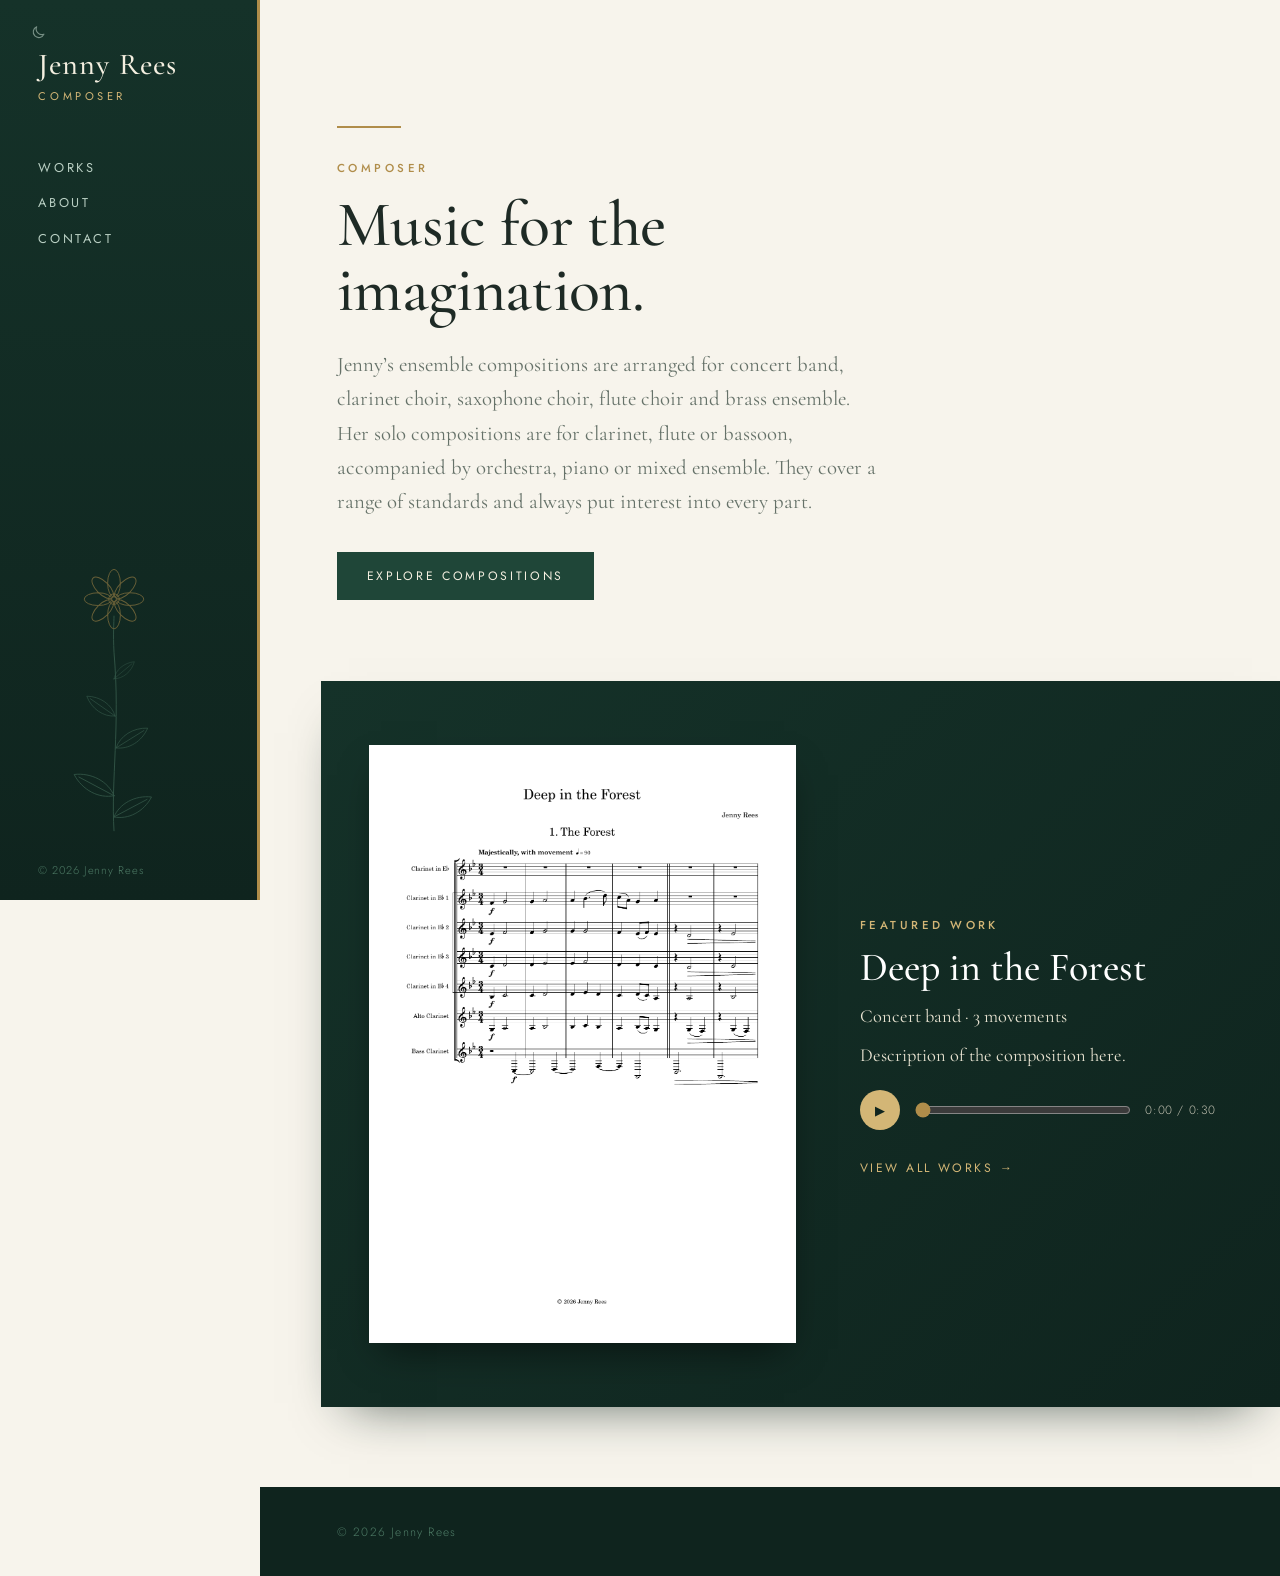
<file: index.html>
<!DOCTYPE html>
<html lang="en">
<head>
  <meta charset="UTF-8">
  <meta name="viewport" content="width=device-width, initial-scale=1.0">
  <title data-page-title>Loading...</title>
  <script>
    try {
      var saved = localStorage.getItem('theme');
      var dark = saved ? saved === 'dark' : window.matchMedia('(prefers-color-scheme: dark)').matches;
      document.documentElement.setAttribute('data-theme', dark ? 'dark' : 'light');
    } catch (e) {}
  </script>
  <link rel="preconnect" href="https://fonts.googleapis.com">
  <link rel="preconnect" href="https://fonts.gstatic.com" crossorigin>
  <link href="https://fonts.googleapis.com/css2?family=Cormorant+Garamond:ital,wght@0,400;0,500;0,600;1,400&family=Jost:wght@300;400;500&display=swap" rel="stylesheet">
  <link rel="stylesheet" href="style.css">
</head>

<body>

  <header class="site-header">
    <button class="theme-toggle" type="button" aria-label="Switch to dark theme">
      <svg class="icon-moon" viewBox="0 0 24 24" aria-hidden="true"><path d="M20 14.5A8 8 0 0 1 9.5 4 8 8 0 1 0 20 14.5z"/></svg>
      <svg class="icon-sun" viewBox="0 0 24 24" aria-hidden="true"><circle cx="12" cy="12" r="4"/><path d="M12 2v2M12 20v2M4.9 4.9l1.4 1.4M17.7 17.7l1.4 1.4M2 12h2M20 12h2M4.9 19.1l1.4-1.4M17.7 6.3l1.4-1.4"/></svg>
    </button>

    <div class="brand-lockup">
      <a class="logo" href="index.html">Jenny Rees</a>
      <span class="brand-role">Composer</span>
    </div>

    <nav>
      <a href="compositions.html">Works</a>
      <a href="about.html">About</a>
      <a href="mailto:email@example.com">Contact</a>
    </nav>

    <div class="botanical" aria-hidden="true">
    <svg class="botanical-art" viewBox="0 0 160 270" aria-hidden="true">
      <defs>
        <g id="leaf"><path d="M0 0C11-13 11-34 0-50 -11-34 -11-13 0 0Z"/><path d="M0 0V-44"/></g>
      </defs>
      <g class="art-line">
        <path d="M80 268C77 220 86 170 80 100 79 82 80 72 80 66"/>
        <use href="#leaf" transform="translate(80 255) rotate(62) scale(.8)"/>
        <use href="#leaf" transform="translate(80 235) rotate(-62) scale(.85)"/>
        <use href="#leaf" transform="translate(82 190) rotate(58) scale(.7)"/>
        <use href="#leaf" transform="translate(81 160) rotate(-55) scale(.65)"/>
        <use href="#leaf" transform="translate(80 125) rotate(50) scale(.5)"/>
        <g class="bloom" transform="translate(80 50)">
          <ellipse cx="0" cy="-15" rx="6" ry="13" transform="rotate(0)"/><ellipse cx="0" cy="-15" rx="6" ry="13" transform="rotate(45)"/><ellipse cx="0" cy="-15" rx="6" ry="13" transform="rotate(90)"/><ellipse cx="0" cy="-15" rx="6" ry="13" transform="rotate(135)"/><ellipse cx="0" cy="-15" rx="6" ry="13" transform="rotate(180)"/><ellipse cx="0" cy="-15" rx="6" ry="13" transform="rotate(225)"/><ellipse cx="0" cy="-15" rx="6" ry="13" transform="rotate(270)"/><ellipse cx="0" cy="-15" rx="6" ry="13" transform="rotate(315)"/>
          <circle r="5"/>
        </g>
      </g>
    </svg>
    </div>

    <p class="copyright">© 2026 Jenny Rees</p>
  </header>

  <main>

    <section class="hero">
      <p class="eyebrow" data-home-eyebrow>Composer</p>
      <h1 data-home-title>Music for the<br>imagination.</h1>
      <p class="intro" data-home-intro>
        Original compositions for piano, chamber ensembles,
        voice and orchestra.
      </p>
      <a class="button" href="compositions.html" data-home-button>
        Explore compositions
      </a>
    </section>

    <section class="featured">
      <div>
        <img class="featured-score" data-featured-score
             alt="First page of the full score for Deep in the Forest">
      </div>

      <div class="featured-text">
        <p class="eyebrow" data-featured-eyebrow>Featured work</p>
        <h2 data-featured-title>Composition One</h2>
        <p data-featured-meta>2025 · Piano · 8 minutes</p>

        <p data-featured-description>
          A short description of the composition can go here.
        </p>

        <audio data-featured-audio></audio>

        <a href="compositions.html" data-view-all>View all works →</a>
      </div>
    </section>

  </main>

  <footer>
    <p data-footer>© 2026 Jenny Rees</p>
  </footer>

  <script src="content.js"></script>
  <script src="script.js"></script>
</body>
</html>
</file>
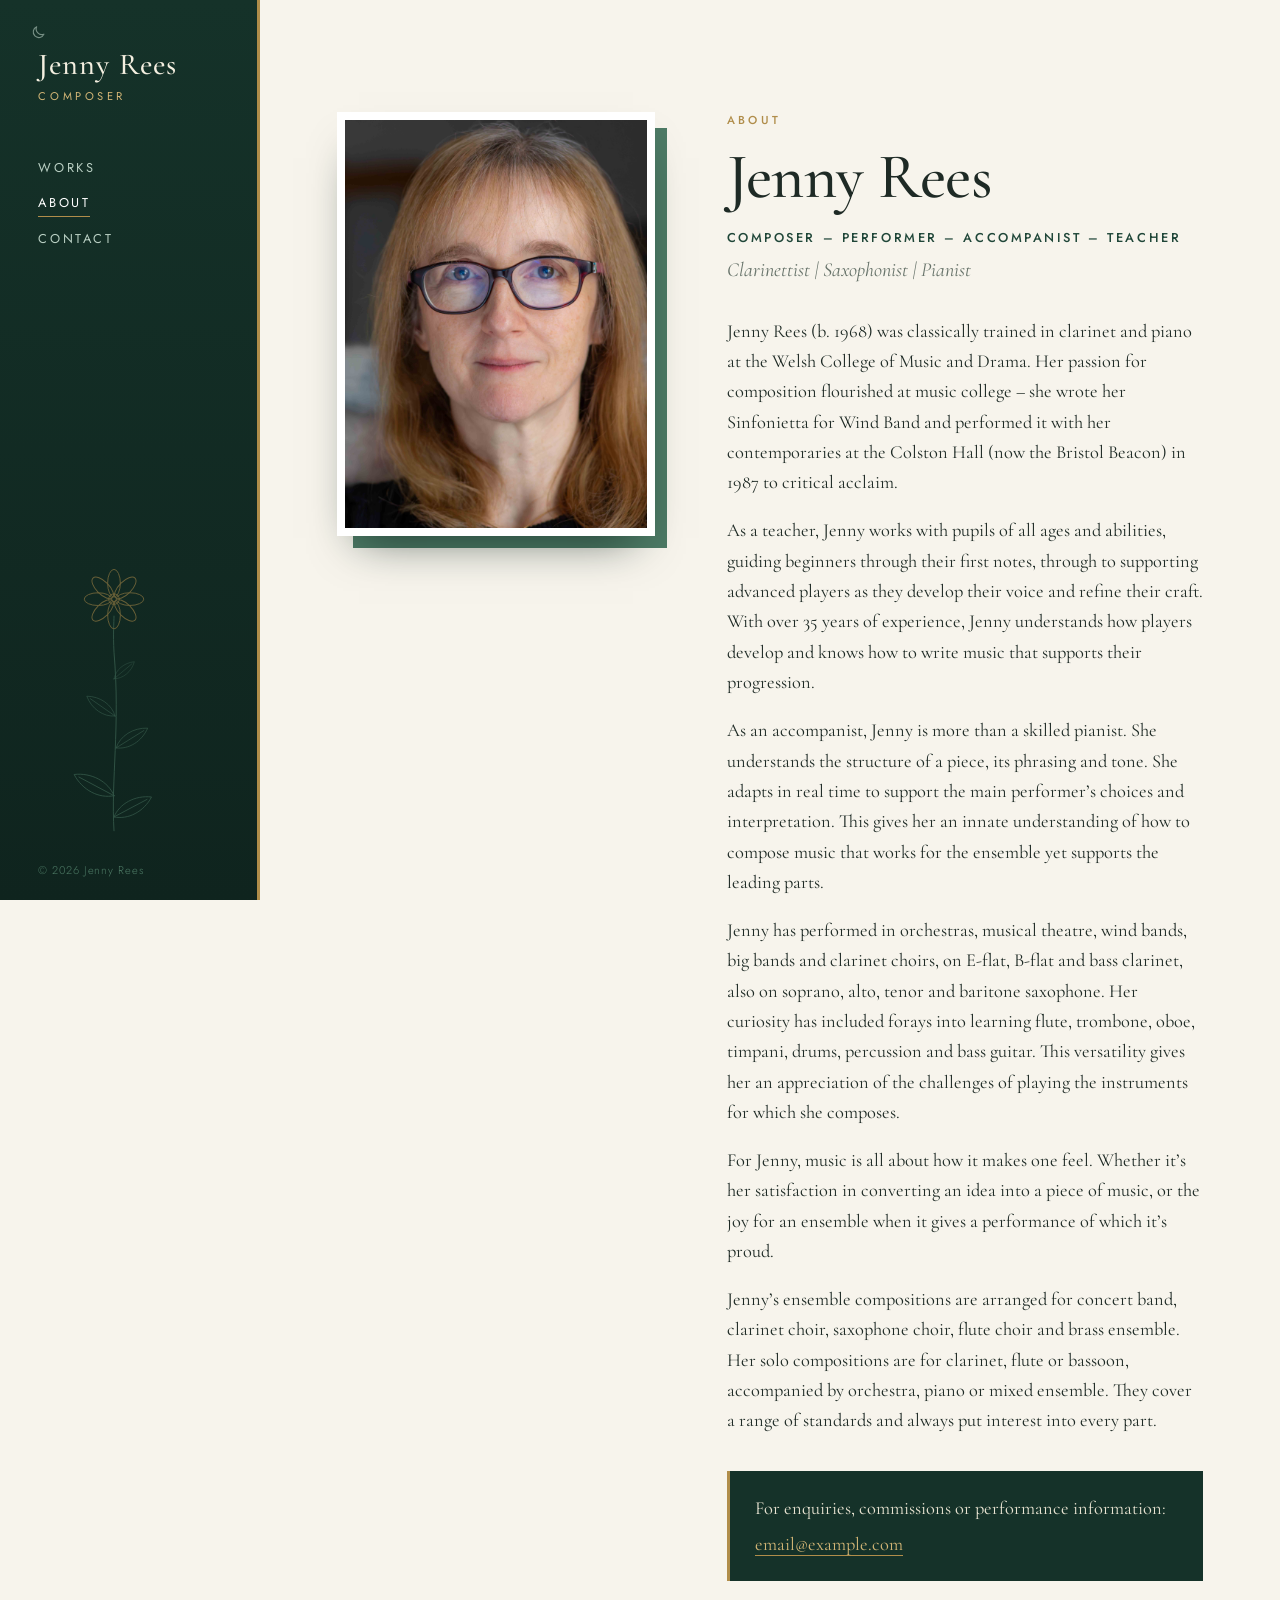
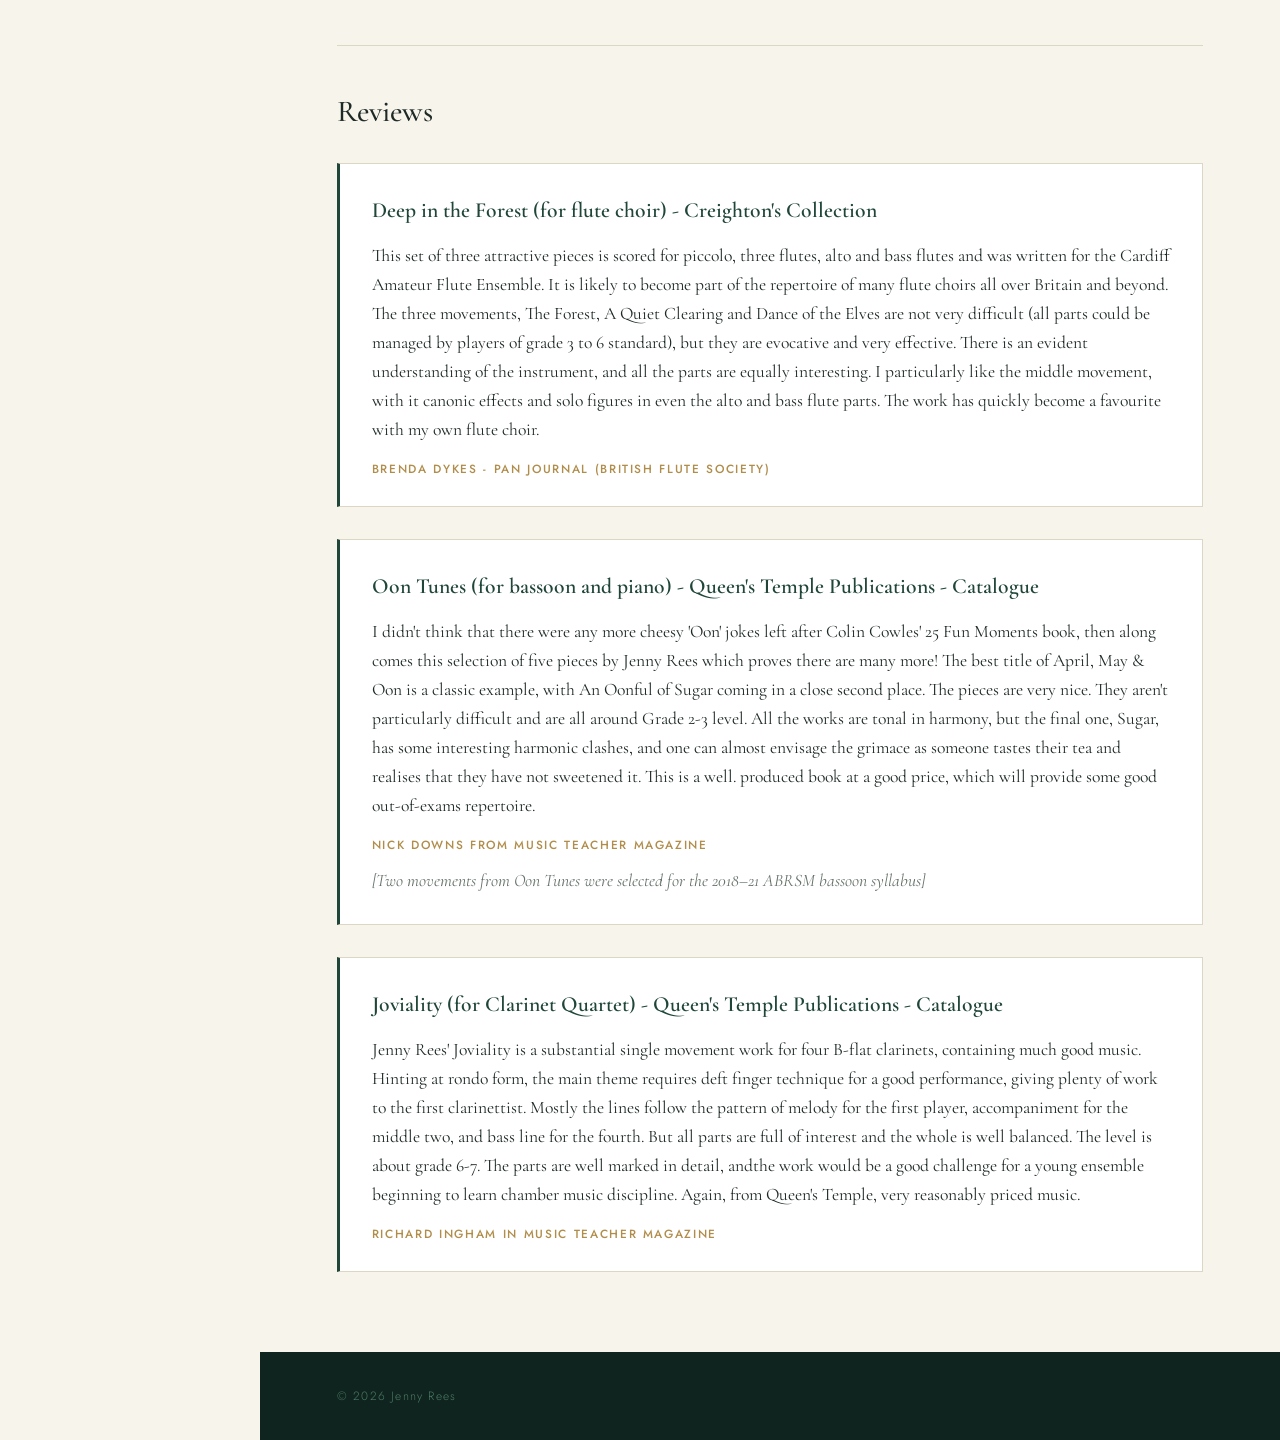
<file: about.html>
<!DOCTYPE html>
<html lang="en">
<head>
  <meta charset="UTF-8">
  <meta name="viewport" content="width=device-width, initial-scale=1.0">
  <title data-page-title>Loading...</title>
  <script>
    try {
      var saved = localStorage.getItem('theme');
      var dark = saved ? saved === 'dark' : window.matchMedia('(prefers-color-scheme: dark)').matches;
      document.documentElement.setAttribute('data-theme', dark ? 'dark' : 'light');
    } catch (e) {}
  </script>
  <link rel="preconnect" href="https://fonts.googleapis.com">
  <link rel="preconnect" href="https://fonts.gstatic.com" crossorigin>
  <link href="https://fonts.googleapis.com/css2?family=Cormorant+Garamond:ital,wght@0,400;0,500;0,600;1,400&family=Jost:wght@300;400;500&display=swap" rel="stylesheet">
  <link rel="stylesheet" href="style.css">
</head>

<body>

  <header class="site-header">
    <button class="theme-toggle" type="button" aria-label="Switch to dark theme">
      <svg class="icon-moon" viewBox="0 0 24 24" aria-hidden="true"><path d="M20 14.5A8 8 0 0 1 9.5 4 8 8 0 1 0 20 14.5z"/></svg>
      <svg class="icon-sun" viewBox="0 0 24 24" aria-hidden="true"><circle cx="12" cy="12" r="4"/><path d="M12 2v2M12 20v2M4.9 4.9l1.4 1.4M17.7 17.7l1.4 1.4M2 12h2M20 12h2M4.9 19.1l1.4-1.4M17.7 6.3l1.4-1.4"/></svg>
    </button>

    <div class="brand-lockup">
      <a class="logo" href="index.html">Jenny Rees</a>
      <span class="brand-role">Composer</span>
    </div>

    <nav>
      <a href="compositions.html">Works</a>
      <a class="active" href="about.html">About</a>
      <a href="mailto:email@example.com">Contact</a>
    </nav>

    <div class="botanical" aria-hidden="true">
    <svg class="botanical-art" viewBox="0 0 160 270" aria-hidden="true">
      <defs>
        <g id="leaf"><path d="M0 0C11-13 11-34 0-50 -11-34 -11-13 0 0Z"/><path d="M0 0V-44"/></g>
      </defs>
      <g class="art-line">
        <path d="M80 268C77 220 86 170 80 100 79 82 80 72 80 66"/>
        <use href="#leaf" transform="translate(80 255) rotate(62) scale(.8)"/>
        <use href="#leaf" transform="translate(80 235) rotate(-62) scale(.85)"/>
        <use href="#leaf" transform="translate(82 190) rotate(58) scale(.7)"/>
        <use href="#leaf" transform="translate(81 160) rotate(-55) scale(.65)"/>
        <use href="#leaf" transform="translate(80 125) rotate(50) scale(.5)"/>
        <g class="bloom" transform="translate(80 50)">
          <ellipse cx="0" cy="-15" rx="6" ry="13" transform="rotate(0)"/><ellipse cx="0" cy="-15" rx="6" ry="13" transform="rotate(45)"/><ellipse cx="0" cy="-15" rx="6" ry="13" transform="rotate(90)"/><ellipse cx="0" cy="-15" rx="6" ry="13" transform="rotate(135)"/><ellipse cx="0" cy="-15" rx="6" ry="13" transform="rotate(180)"/><ellipse cx="0" cy="-15" rx="6" ry="13" transform="rotate(225)"/><ellipse cx="0" cy="-15" rx="6" ry="13" transform="rotate(270)"/><ellipse cx="0" cy="-15" rx="6" ry="13" transform="rotate(315)"/>
          <circle r="5"/>
        </g>
      </g>
    </svg>
    </div>

    <p class="copyright">© 2026 Jenny Rees</p>
  </header>

  <main>

    <section class="about">

      <img src="images/portrait.jpg" alt="Portrait of Jenny Rees">

      <div class="about-text">
        <p class="eyebrow" data-about-eyebrow>About</p>
        <h1 data-about-heading>Jenny Rees</h1>
        <p class="roles" data-about-roles></p>
        <p class="instruments" data-about-instruments></p>

        <div class="bio" data-about-bio></div>

        <div class="contact">
          <p data-about-contact-label>
            For enquiries, commissions or performance information:
          </p>
          <a href="mailto:email@example.com" data-about-email>
            email@example.com
          </a>
        </div>
      </div>

    </section>

    <section class="reviews">
      <h2 data-about-reviews-heading>Reviews</h2>
      <div class="review-list" data-about-reviews></div>
    </section>

  </main>

  <footer>
    <p data-footer>© 2026 Jenny Rees</p>
  </footer>

  <script src="content.js"></script>
  <script src="script.js"></script>
</body>
</html>
</file>
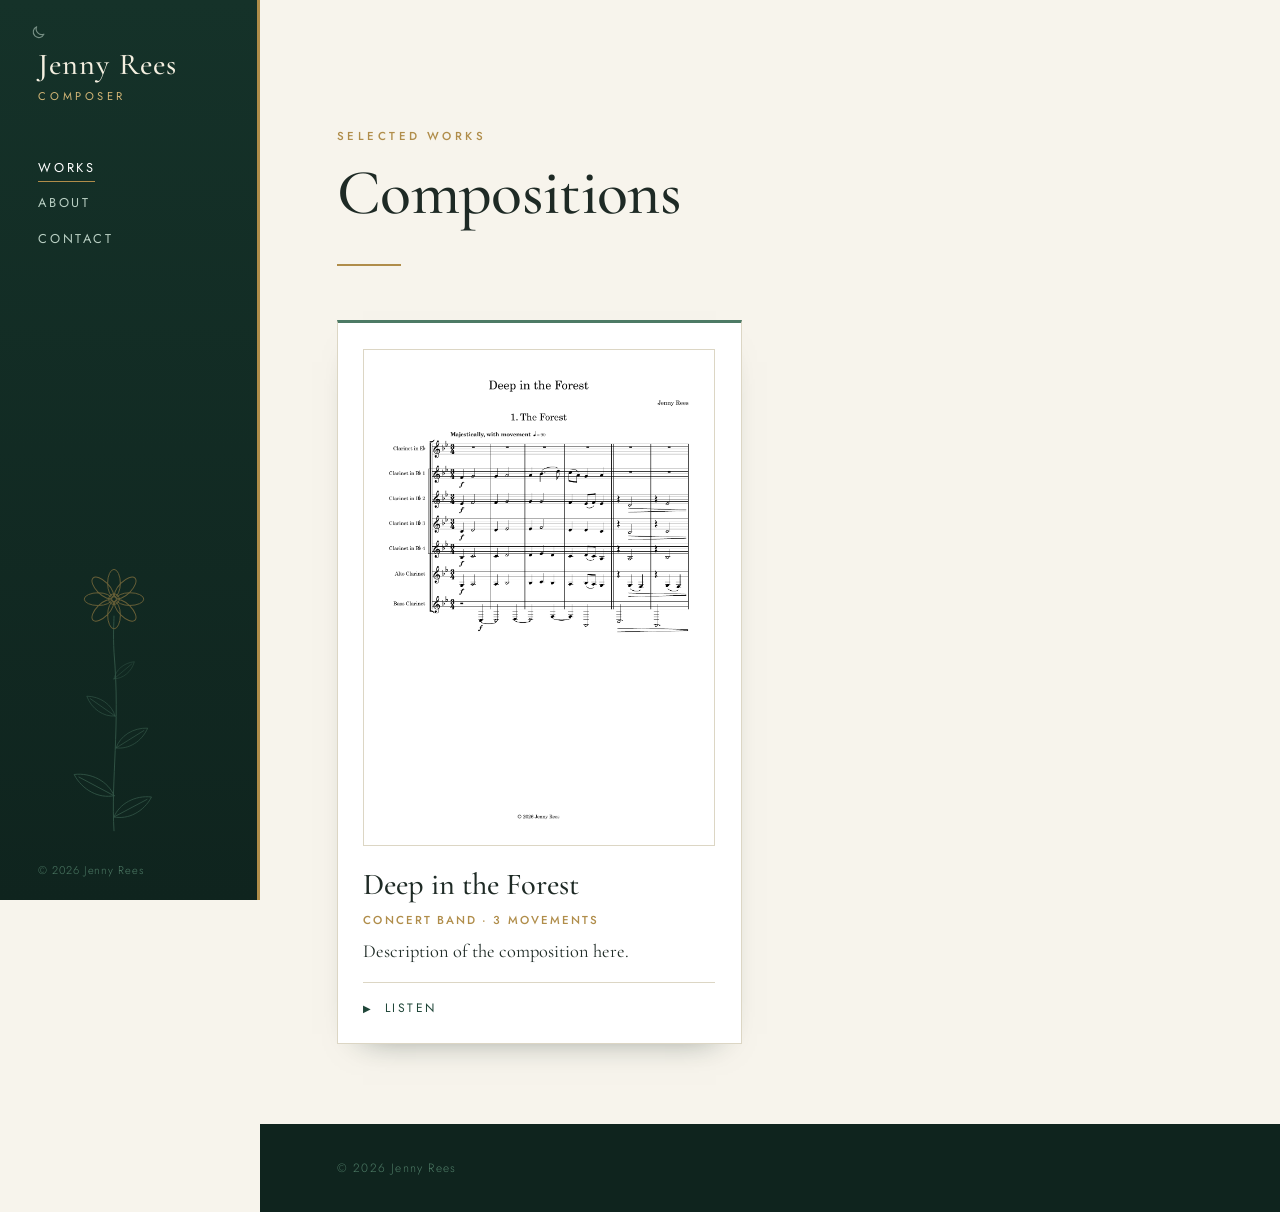
<file: compositions.html>
<!DOCTYPE html>
<html lang="en">
<head>
  <meta charset="UTF-8">
  <meta name="viewport" content="width=device-width, initial-scale=1.0">
  <title data-page-title>Loading...</title>
  <script>
    try {
      var saved = localStorage.getItem('theme');
      var dark = saved ? saved === 'dark' : window.matchMedia('(prefers-color-scheme: dark)').matches;
      document.documentElement.setAttribute('data-theme', dark ? 'dark' : 'light');
    } catch (e) {}
  </script>
  <link rel="preconnect" href="https://fonts.googleapis.com">
  <link rel="preconnect" href="https://fonts.gstatic.com" crossorigin>
  <link href="https://fonts.googleapis.com/css2?family=Cormorant+Garamond:ital,wght@0,400;0,500;0,600;1,400&family=Jost:wght@300;400;500&display=swap" rel="stylesheet">
  <link rel="stylesheet" href="style.css">
</head>

<body>

  <header class="site-header">
    <button class="theme-toggle" type="button" aria-label="Switch to dark theme">
      <svg class="icon-moon" viewBox="0 0 24 24" aria-hidden="true"><path d="M20 14.5A8 8 0 0 1 9.5 4 8 8 0 1 0 20 14.5z"/></svg>
      <svg class="icon-sun" viewBox="0 0 24 24" aria-hidden="true"><circle cx="12" cy="12" r="4"/><path d="M12 2v2M12 20v2M4.9 4.9l1.4 1.4M17.7 17.7l1.4 1.4M2 12h2M20 12h2M4.9 19.1l1.4-1.4M17.7 6.3l1.4-1.4"/></svg>
    </button>

    <div class="brand-lockup">
      <a class="logo" href="index.html">Jenny Rees</a>
      <span class="brand-role">Composer</span>
    </div>

    <nav>
      <a class="active" href="compositions.html">Works</a>
      <a href="about.html">About</a>
      <a href="mailto:email@example.com">Contact</a>
    </nav>

    <div class="botanical" aria-hidden="true">
    <svg class="botanical-art" viewBox="0 0 160 270" aria-hidden="true">
      <defs>
        <g id="leaf"><path d="M0 0C11-13 11-34 0-50 -11-34 -11-13 0 0Z"/><path d="M0 0V-44"/></g>
      </defs>
      <g class="art-line">
        <path d="M80 268C77 220 86 170 80 100 79 82 80 72 80 66"/>
        <use href="#leaf" transform="translate(80 255) rotate(62) scale(.8)"/>
        <use href="#leaf" transform="translate(80 235) rotate(-62) scale(.85)"/>
        <use href="#leaf" transform="translate(82 190) rotate(58) scale(.7)"/>
        <use href="#leaf" transform="translate(81 160) rotate(-55) scale(.65)"/>
        <use href="#leaf" transform="translate(80 125) rotate(50) scale(.5)"/>
        <g class="bloom" transform="translate(80 50)">
          <ellipse cx="0" cy="-15" rx="6" ry="13" transform="rotate(0)"/><ellipse cx="0" cy="-15" rx="6" ry="13" transform="rotate(45)"/><ellipse cx="0" cy="-15" rx="6" ry="13" transform="rotate(90)"/><ellipse cx="0" cy="-15" rx="6" ry="13" transform="rotate(135)"/><ellipse cx="0" cy="-15" rx="6" ry="13" transform="rotate(180)"/><ellipse cx="0" cy="-15" rx="6" ry="13" transform="rotate(225)"/><ellipse cx="0" cy="-15" rx="6" ry="13" transform="rotate(270)"/><ellipse cx="0" cy="-15" rx="6" ry="13" transform="rotate(315)"/>
          <circle r="5"/>
        </g>
      </g>
    </svg>
    </div>

    <p class="copyright">© 2026 Jenny Rees</p>
  </header>

  <main>

    <section class="page-heading">
      <h1 data-compositions-heading>Compositions</h1>
      <p class="eyebrow" data-compositions-eyebrow>Selected works</p>
    </section>

    <section class="works" data-works>
    </section>

  </main>

  <footer>
    <p data-footer>© 2026 Jenny Rees</p>
  </footer>

  <script src="content.js"></script>
  <script src="script.js"></script>
</body>
</html>
</file>
<file: style.css>
/* ---------- Base ---------- */

:root {
  --paper: #f7f4ec;
  --paper-deep: #efeadc;
  --green-900: #0f241e;
  --green-800: #153229;
  --green-700: #1f4638;
  --green-500: #4d7a65;
  --green-200: #b9cfc3;
  --ink: #1e2a25;
  --muted: #667269;
  --rule: #dcd6c4;
  --accent: #b08d4a;
  --accent-soft: #d3b676;
  --card: #ffffff;
  --frame: #ffffff;
  --heading-accent: var(--green-700);
  --btn-bg: var(--green-700);
  --btn-fg: #f4efe0;
  --serif: "Cormorant Garamond", Georgia, "Times New Roman", serif;
  --sans: "Jost", "Helvetica Neue", Arial, sans-serif;
}

[data-theme="dark"] {
  color-scheme: dark;
  --paper: #0b1511;
  --paper-deep: #14231d;
  --ink: #e6e1d1;
  --muted: #9aa99f;
  --rule: #25392f;
  --card: #12201a;
  --frame: #e9e4d2;
  --heading-accent: var(--green-200);
  --btn-bg: var(--accent-soft);
  --btn-fg: var(--green-900);
}

* { box-sizing: border-box; }

body {
  margin: 0;
  font-family: var(--serif);
  font-size: 1.15rem;
  color: var(--ink);
  background: var(--paper);
  line-height: 1.65;
  -webkit-font-smoothing: antialiased;
  overflow-x: clip;
}

a { color: inherit; text-decoration: none; }
img { width: 100%; display: block; }
::selection { background: var(--green-700); color: #fff; }

/* ---------- Sidebar ---------- */

.site-header {
  position: fixed;
  inset: 0 auto 0 0;
  width: 260px;
  padding: 3rem 2.4rem 2rem;
  color: var(--green-200);
  background: linear-gradient(180deg, var(--green-800), var(--green-900));
  border-right: 3px solid var(--accent);
  z-index: 2;
}

.brand-lockup { display: flex; flex-direction: column; gap: 0.4rem; }
.logo { color: #f4efe0; font-size: 1.9rem; font-weight: 500; line-height: 1.1; letter-spacing: 0.04em; }
.brand-role { color: var(--accent-soft); font: 400 0.7rem var(--sans); letter-spacing: 0.32em; text-transform: uppercase; }

nav { display: flex; flex-direction: column; gap: 0.7rem; margin-top: 3.4rem; font: 400 0.8rem var(--sans); letter-spacing: 0.2em; text-transform: uppercase; }
nav a { width: fit-content; padding-bottom: 0.25rem; border-bottom: 1px solid transparent; transition: color 0.2s, border-color 0.2s; }
nav a:hover, nav a.active { color: #fff; border-bottom-color: var(--accent); }

.botanical { position: absolute; left: 1.8rem; width: 170px; bottom: 4.2rem; opacity: 0.55; }
.botanical-art { display: block; width: 100%; height: auto; overflow: visible; }
.art-line { fill: none; stroke: var(--green-500); stroke-width: 0.9; stroke-linecap: round; stroke-linejoin: round; }
.art-line .bloom { stroke: var(--accent); }
.art-line .fill { fill: var(--accent); stroke: none; }
.copyright { position: absolute; bottom: 1.4rem; margin: 0; color: var(--green-500); font: 300 0.7rem var(--sans); letter-spacing: 0.08em; }

/* ---------- Theme switch ---------- */

.theme-toggle { position: absolute; top: 1rem; left: 1.4rem; display: flex; width: 2rem; height: 2rem; padding: 0; align-items: center; justify-content: center; color: var(--green-200); background: transparent; border: 1px solid transparent; border-radius: 50%; opacity: 0.6; cursor: pointer; transition: opacity 0.2s, border-color 0.2s, color 0.2s; }
.theme-toggle:hover, .theme-toggle:focus-visible { opacity: 1; color: var(--accent-soft); border-color: var(--green-500); }
.theme-toggle svg { width: 1.05rem; height: 1.05rem; fill: none; stroke: currentColor; stroke-width: 1.6; stroke-linecap: round; stroke-linejoin: round; }
.theme-toggle .icon-sun { display: none; }
[data-theme="dark"] .theme-toggle .icon-sun { display: block; }
[data-theme="dark"] .theme-toggle .icon-moon { display: none; }

/* ---------- Typography ---------- */

main { max-width: 1180px; margin-left: 260px; padding: 0 6%; }
.eyebrow { margin: 0 0 1rem; color: var(--accent); font: 500 0.72rem var(--sans); letter-spacing: 0.3em; text-transform: uppercase; }
h1 { margin: 0; font-size: clamp(2.8rem, 5vw, 4.8rem); line-height: 1.02; font-weight: 500; letter-spacing: -0.01em; }
h2 { margin: 0; font-size: 1.9rem; font-weight: 500; line-height: 1.2; }
.intro { max-width: 540px; margin: 1.6rem 0 0; font-size: 1.3rem; color: var(--muted); }

.button { display: inline-block; margin-top: 2rem; padding: 0.9rem 1.8rem; color: var(--btn-fg); background: var(--btn-bg); font: 400 0.76rem var(--sans); letter-spacing: 0.22em; text-transform: uppercase; border: 1px solid var(--btn-bg); transition: background 0.2s, color 0.2s, border-color 0.2s; }
.button:hover { color: var(--green-900); background: #fff; border-color: #fff; }
[data-theme="light"] .button:hover, :root:not([data-theme]) .button:hover { background: var(--accent-soft); border-color: var(--accent-soft); }

/* ---------- Home ---------- */

.hero { padding: 14vh 0 9vh; }
.hero::before { content: ""; display: block; width: 64px; height: 2px; margin-bottom: 2rem; background: var(--accent); }

.featured { display: grid; grid-template-columns: minmax(0, 1.2fr) minmax(0, 1fr); gap: 4rem; align-items: center; margin: 0 -6vw 5rem -1rem; padding: 4rem 4rem 4rem 3rem; color: #e9e4d2; background: linear-gradient(135deg, var(--green-800), var(--green-900)); box-shadow: 0 24px 50px -28px rgba(15, 36, 30, 0.7); }
.featured > div:first-child { min-width: 0; }
.featured-score { width: 100%; height: auto; display: block; border: 8px solid var(--frame); background: var(--frame); box-shadow: 0 18px 36px -12px rgba(0, 0, 0, 0.55); }
.featured-text { max-width: 440px; }
.featured-text .eyebrow { color: var(--accent-soft); }
.featured-text h2 { color: #fff; font-size: 2.5rem; }
.featured-text p { margin: 0.6rem 0; }
.featured-text a[data-view-all] { display: inline-block; margin-top: 0.6rem; color: var(--accent-soft); font: 400 0.76rem var(--sans); letter-spacing: 0.2em; text-transform: uppercase; border-bottom: 1px solid transparent; }
.featured-text a[data-view-all]:hover { border-bottom-color: var(--accent-soft); }

/* ---------- Audio ---------- */

audio { width: 100%; margin: 1rem 0; }
.custom-audio { display: flex; align-items: center; gap: 0.8rem; margin: 1.2rem 0; }
.audio-toggle { flex: none; width: 2.5rem; height: 2.5rem; padding: 0; color: var(--green-900); background: var(--accent-soft); border: 0; border-radius: 50%; font-size: 0.8rem; cursor: pointer; transition: background 0.2s; }
.audio-toggle:hover { background: #fff; }
.audio-seek { flex: 1; min-width: 0; accent-color: var(--accent); cursor: pointer; }
.audio-time { white-space: nowrap; font: 300 0.75rem var(--sans); letter-spacing: 0.05em; opacity: 0.8; }

/* ---------- Works ---------- */

.page-heading { display: flex; flex-direction: column; padding: 8rem 0 3.4rem; }
.page-heading h1 { margin-bottom: 0.4rem; }
.page-heading .eyebrow { order: -1; }
.page-heading::after { content: ""; display: block; width: 64px; height: 2px; margin-top: 2rem; background: var(--accent); }
.works { display: grid; grid-template-columns: repeat(2, minmax(0, 1fr)); gap: 3.5rem; padding-bottom: 5rem; }
.work { min-width: 0; padding: 1.6rem; background: var(--card); border: 1px solid var(--rule); border-top: 3px solid var(--green-500); box-shadow: 0 16px 34px -26px rgba(15, 36, 30, 0.6); transition: transform 0.25s, box-shadow 0.25s; }
.work:hover { transform: translateY(-4px); box-shadow: 0 24px 40px -24px rgba(15, 36, 30, 0.6); }
.work > div:last-child { padding-top: 1.3rem; }
.score-preview { position: relative; aspect-ratio: 1 / 1.414; overflow: hidden; border: 1px solid var(--rule); background-color: var(--paper-deep); }
.score-preview img { width: 100%; height: auto; display: block; }
.meta { margin: 0.2rem 0 0.8rem; color: var(--accent); font: 500 0.72rem var(--sans); letter-spacing: 0.18em; text-transform: uppercase; }
.work p { margin: 0.5rem 0; }
.listen { margin-top: 1rem; padding-top: 1rem; border-top: 1px solid var(--rule); font: 400 0.76rem var(--sans); letter-spacing: 0.2em; text-transform: uppercase; color: var(--heading-accent); }
.listen summary { cursor: pointer; list-style: none; }
.listen summary::-webkit-details-marker { display: none; }
.listen summary::before { content: "▶"; margin-right: 0.7rem; font-size: 0.62rem; }
.listen[open] summary::before { content: "▼"; }
.listen .custom-audio { margin-top: 0.8rem; color: var(--ink); }
.listen .audio-toggle { color: var(--green-900); }

/* ---------- About ---------- */

.about { display: grid; grid-template-columns: minmax(0, 0.8fr) minmax(0, 1.2fr); gap: 4.5rem; align-items: start; padding: 7rem 0 4rem; }
.about > img { position: sticky; top: 3rem; aspect-ratio: 3 / 4; object-fit: cover; object-position: center top; border: 8px solid var(--frame); box-shadow: 0 24px 44px -22px rgba(15, 36, 30, 0.7), 14px 14px 0 -2px var(--green-500); }
.roles { margin: 1.2rem 0 0; color: var(--heading-accent); font: 500 0.8rem var(--sans); letter-spacing: 0.2em; text-transform: uppercase; }
.instruments { margin: 0.4rem 0 1.8rem; color: var(--muted); font-size: 1.25rem; font-style: italic; }
.bio p { margin: 0 0 1.1rem; }
.contact { margin-top: 2.2rem; padding: 1.4rem 1.6rem; background: var(--green-800); color: #e9e4d2; border-left: 3px solid var(--accent); }
.contact p { margin: 0 0 0.3rem; }
.contact a { color: var(--accent-soft); border-bottom: 1px solid var(--accent); }

.reviews { padding: 3rem 0 5rem; border-top: 1px solid var(--rule); }
.reviews h2 { margin-bottom: 2rem; }
.review-list { display: grid; gap: 2rem; }
.review { margin: 0; padding: 1.8rem 2rem; background: var(--card); border: 1px solid var(--rule); border-left: 3px solid var(--green-700); }
.review h3 { margin: 0 0 0.8rem; color: var(--heading-accent); font-size: 1.35rem; font-weight: 600; }
.review p { margin: 0; font-size: 1.1rem; }
.review footer { margin: 1rem 0 0; padding: 0; border: 0; color: var(--accent); font: 500 0.74rem var(--sans); letter-spacing: 0.14em; text-transform: uppercase; }
.review .review-note { margin-top: 0.8rem; color: var(--muted); font-style: italic; }

/* ---------- Footer ---------- */

body > footer { margin-left: 260px; padding: 2.2rem 6%; color: var(--green-500); background: var(--green-900); font: 300 0.75rem var(--sans); letter-spacing: 0.1em; }
body > footer p { margin: 0; }

/* ---------- Responsive ---------- */

@media (max-width: 1000px) {
  .featured { grid-template-columns: 1fr; gap: 2.5rem; margin-left: -6vw; padding: 3rem 6vw; }
  .about { grid-template-columns: 1fr; gap: 2.5rem; }
  .about > img { position: static; max-width: 420px; }
}

@media (max-width: 700px) {
  .site-header { position: relative; width: 100%; padding: 1.6rem 7%; border-right: 0; border-bottom: 3px solid var(--accent); }
  .theme-toggle { top: 1.2rem; left: auto; right: 7%; }
  .logo { font-size: 1.6rem; }
  nav { flex-direction: row; gap: 1.6rem; margin-top: 1.2rem; }
  .botanical, .copyright { display: none; }
  main, body > footer { margin-left: 0; }
  main { padding: 0 7%; }
  .hero { min-height: auto; padding: 5rem 0; }
  .featured { margin: 0 -7vw 4rem; padding: 3rem 7vw; }
  .page-heading { padding: 4.5rem 0 2.5rem; }
  .works { grid-template-columns: 1fr; gap: 2.5rem; }
  .about { padding: 4rem 0 3rem; }
  .review { padding: 1.4rem; }
}
</file>
